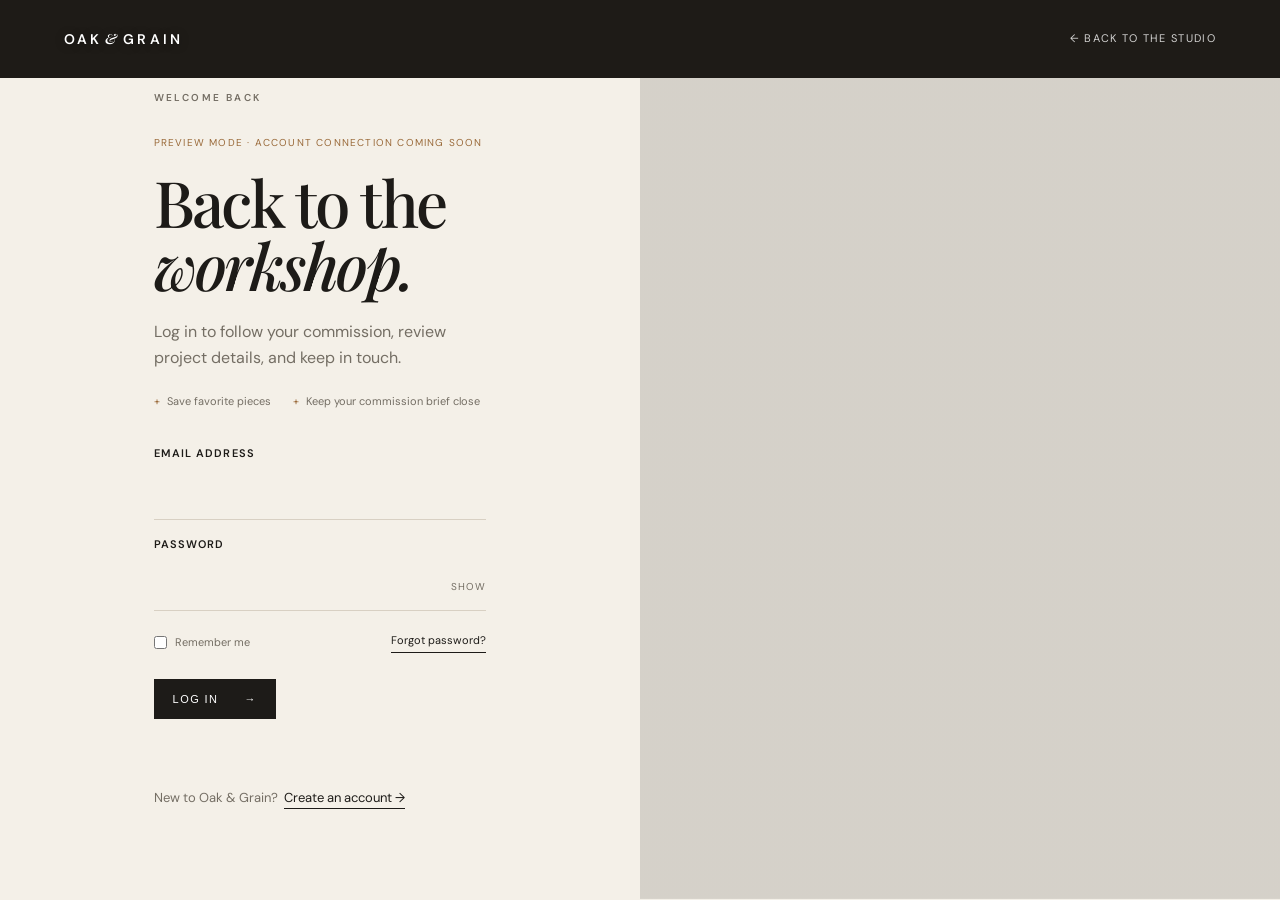
<file: login.html>
<!DOCTYPE html>
<html lang="en">
<head>
  <meta charset="UTF-8">
  <meta name="viewport" content="width=device-width, initial-scale=1.0">
  <meta name="description" content="Log in to your Oak & Grain account.">
  <title>Log in — Oak & Grain</title>
  <link rel="icon" href="favicon.svg" type="image/svg+xml">
  <link rel="preconnect" href="https://fonts.googleapis.com">
  <link rel="preconnect" href="https://fonts.gstatic.com" crossorigin>
  <link href="https://fonts.googleapis.com/css2?family=DM+Sans:wght@400;500;600&family=Playfair+Display:wght@500;600&display=swap" rel="stylesheet">
  <link rel="stylesheet" href="style.css">
</head>
<body class="auth-page">
  <header class="site-header auth-header">
    <a class="logo" href="index.html">OAK<span>&</span>GRAIN</a>
    <a class="auth-back" href="index.html">← Back to the studio</a>
  </header>

  <main class="auth-main">
    <section class="auth-panel" aria-labelledby="login-title">
      <p class="section-label">WELCOME BACK</p>
      <p class="auth-mode">Preview mode · account connection coming soon</p>
      <h1 id="login-title">Back to the<br><em>workshop.</em></h1>
      <p class="auth-intro">Log in to follow your commission, review project details, and keep in touch.</p>
      <ul class="auth-benefits"><li>Save favorite pieces</li><li>Keep your commission brief close</li></ul>
      <form class="auth-form" data-auth-form>
        <label for="login-email">Email address</label>
        <input id="login-email" name="email" type="email" autocomplete="email" required>
        <label for="login-password">Password</label>
        <div class="password-field"><input id="login-password" name="password" type="password" autocomplete="current-password" required><button class="password-toggle" type="button" aria-label="Show password" aria-pressed="false">Show</button></div>
        <div class="form-row"><label class="check-label"><input type="checkbox" name="remember"> <span>Remember me</span></label><a href="mailto:hello@example.com?subject=Password%20reset">Forgot password?</a></div>
        <button class="button button-dark" type="submit">Log in <span>→</span></button>
        <p class="form-message" aria-live="polite"></p>
      </form>
      <p class="auth-switch">New to Oak &amp; Grain? <a href="signup.html">Create an account →</a></p>
    </section>
    <aside class="auth-image auth-image-login" aria-label="A handcrafted wood table in the workshop"></aside>
  </main>
  <script src="script.js"></script>
</body>
</html>
</file>
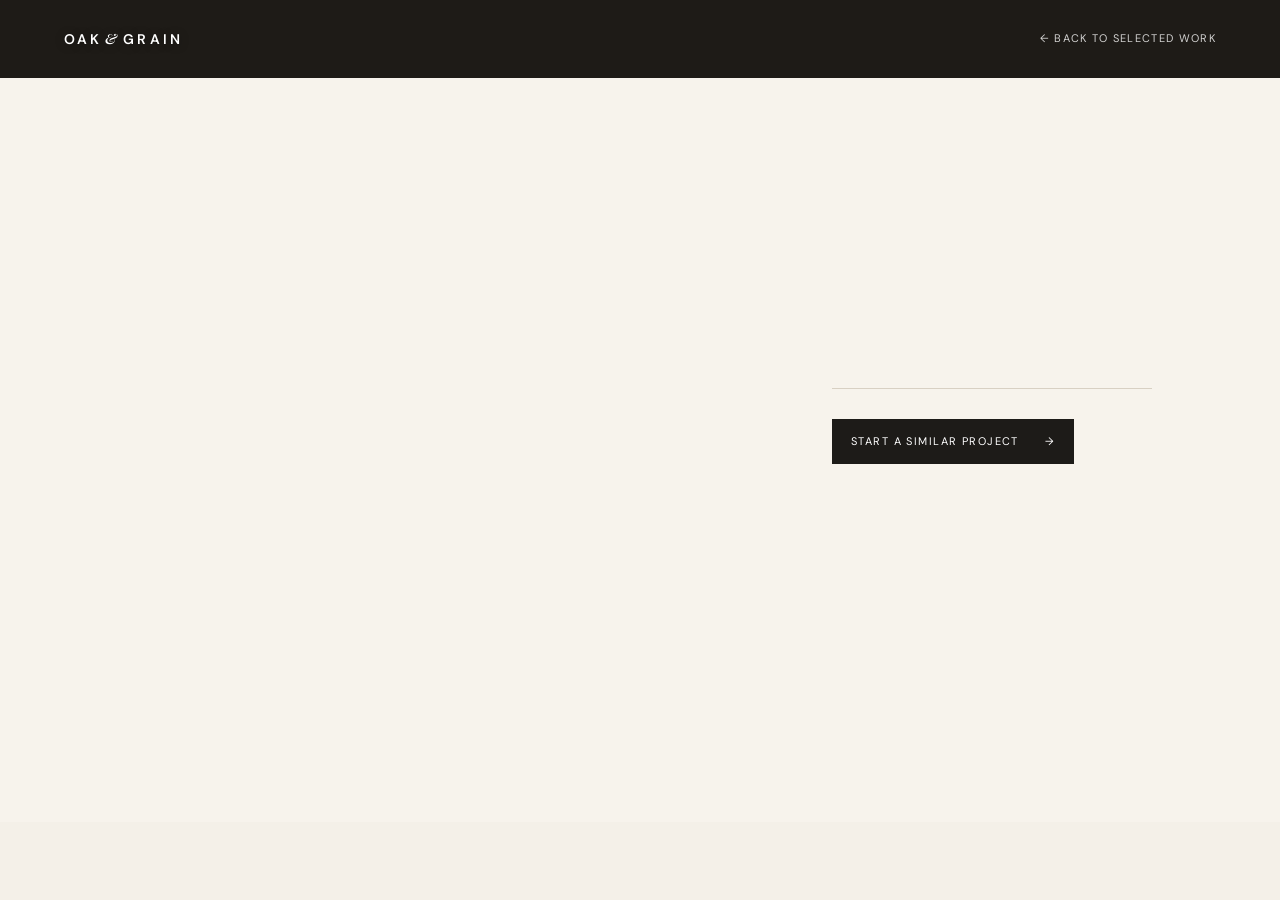
<file: project.html>
<!DOCTYPE html>
<html lang="en">
<head>
  <meta charset="UTF-8"><meta name="viewport" content="width=device-width, initial-scale=1.0">
  <title>Project — Oak & Grain</title><link rel="icon" href="favicon.svg" type="image/svg+xml">
  <link rel="preconnect" href="https://fonts.googleapis.com"><link rel="preconnect" href="https://fonts.gstatic.com" crossorigin>
  <link href="https://fonts.googleapis.com/css2?family=DM+Sans:wght@400;500;600&family=Playfair+Display:wght@500;600&display=swap" rel="stylesheet"><link rel="stylesheet" href="style.css">
</head>
<body class="project-page"><header class="site-header auth-header"><a class="logo" href="index.html">OAK<span>&</span>GRAIN</a><a class="auth-back" href="index.html#work">← Back to selected work</a></header>
<main class="project-detail"><img class="project-hero" data-project-image alt="Completed Oak & Grain furniture project"><div class="project-copy"><p class="section-label" data-project-number></p><h1 data-project-title></h1><p class="project-summary" data-project-summary></p><dl class="project-specs" data-project-specs></dl><a class="button button-dark" href="index.html#contact">Start a similar project <span>→</span></a></div></main><script src="script.js"></script></body>
</html>
</file>
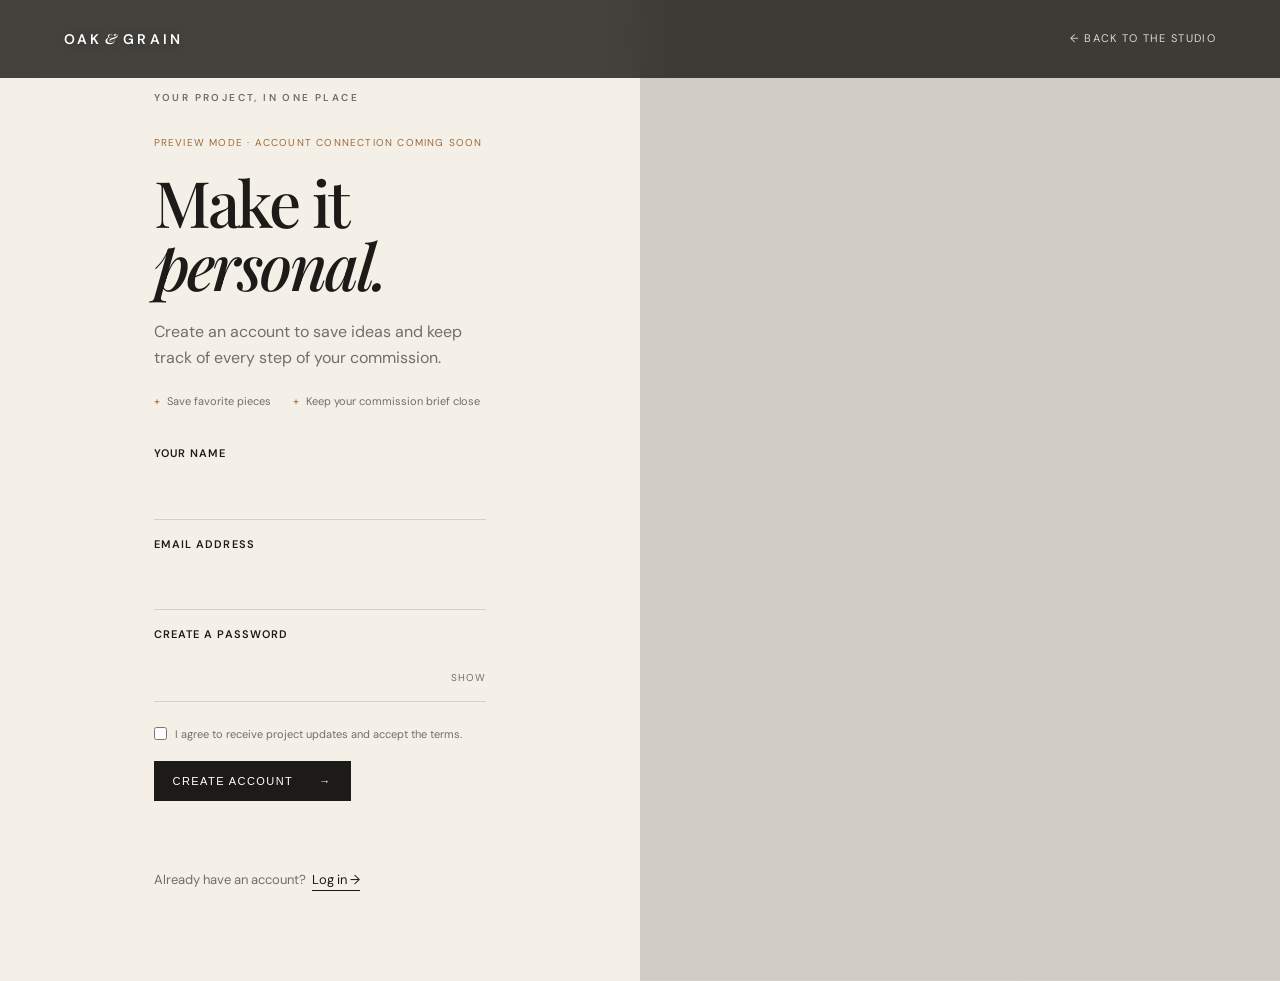
<file: signup.html>
<!DOCTYPE html>
<html lang="en">
<head>
  <meta charset="UTF-8">
  <meta name="viewport" content="width=device-width, initial-scale=1.0">
  <meta name="description" content="Create your Oak & Grain account.">
  <title>Create an account — Oak & Grain</title>
  <link rel="icon" href="favicon.svg" type="image/svg+xml">
  <link rel="preconnect" href="https://fonts.googleapis.com">
  <link rel="preconnect" href="https://fonts.gstatic.com" crossorigin>
  <link href="https://fonts.googleapis.com/css2?family=DM+Sans:wght@400;500;600&family=Playfair+Display:wght@500;600&display=swap" rel="stylesheet">
  <link rel="stylesheet" href="style.css">
</head>
<body class="auth-page">
  <header class="site-header auth-header">
    <a class="logo" href="index.html">OAK<span>&</span>GRAIN</a>
    <a class="auth-back" href="index.html">← Back to the studio</a>
  </header>

  <main class="auth-main">
    <section class="auth-panel" aria-labelledby="signup-title">
      <p class="section-label">YOUR PROJECT, IN ONE PLACE</p>
      <p class="auth-mode">Preview mode · account connection coming soon</p>
      <h1 id="signup-title">Make it<br><em>personal.</em></h1>
      <p class="auth-intro">Create an account to save ideas and keep track of every step of your commission.</p>
      <ul class="auth-benefits"><li>Save favorite pieces</li><li>Keep your commission brief close</li></ul>
      <form class="auth-form" data-auth-form>
        <label for="signup-name">Your name</label>
        <input id="signup-name" name="name" type="text" autocomplete="name" required>
        <label for="signup-email">Email address</label>
        <input id="signup-email" name="email" type="email" autocomplete="email" required>
        <label for="signup-password">Create a password</label>
        <div class="password-field"><input id="signup-password" name="password" type="password" autocomplete="new-password" minlength="8" required><button class="password-toggle" type="button" aria-label="Show password" aria-pressed="false">Show</button></div>
        <label class="check-label consent"><input type="checkbox" required> <span>I agree to receive project updates and accept the terms.</span></label>
        <button class="button button-dark" type="submit">Create account <span>→</span></button>
        <p class="form-message" aria-live="polite"></p>
      </form>
      <p class="auth-switch">Already have an account? <a href="login.html">Log in →</a></p>
    </section>
    <aside class="auth-image auth-image-signup" aria-label="Woodworking tools on a workbench"></aside>
  </main>
  <script src="script.js"></script>
</body>
</html>
</file>
<file: style.css>
*{box-sizing:border-box;margin:0;padding:0}
:root{--ink:#1d1b18;--paper:#f4f0e8;--muted:#746e64;--line:#d8d0c3;--accent:#9a6a3a}
html{scroll-behavior:smooth}
body{background:var(--paper);color:var(--ink);font-family:"DM Sans",sans-serif;line-height:1.6}
a{color:inherit;text-decoration:none}
.site-header{height:78px;padding:0 5vw;display:flex;align-items:center;justify-content:space-between;border-bottom:1px solid rgba(255,255,255,.24);position:absolute;top:0;left:0;right:0;z-index:10;color:#fff;background:rgba(29,27,24,.82);backdrop-filter:blur(18px) saturate(130%);-webkit-backdrop-filter:blur(18px) saturate(130%)}
.logo{font-size:15px;letter-spacing:.22em;font-weight:600;text-shadow:0 1px 10px rgba(0,0,0,.35)}.logo span{font-family:"Playfair Display",serif;font-style:italic;margin:0 3px}
.nav{display:flex;align-items:center;gap:34px;font-size:12px;text-transform:uppercase;letter-spacing:.12em;font-weight:600}.nav a{opacity:1;text-shadow:0 1px 8px rgba(0,0,0,.45)}.nav a:not(.nav-cta):hover{color:#ead7bc}
.nav-cta{border:1px solid rgba(255,255,255,.75);background:rgba(255,255,255,.12);padding:11px 17px;transition:background .2s ease,color .2s ease}.nav-cta:hover{background:#fff;color:var(--ink)}
.menu-toggle{display:none;background:none;border:0;color:white}
.hero{min-height:100vh;position:relative;display:flex;align-items:flex-end;color:white;overflow:hidden}
.hero-image{position:absolute;inset:0;background:url("https://images.unsplash.com/photo-1549490349-8643362247b5?auto=format&fit=crop&w=2200&q=90") center/cover}
.hero-overlay{position:absolute;inset:0;background:linear-gradient(90deg,rgba(20,16,11,.72),rgba(20,16,11,.12) 70%),linear-gradient(0deg,rgba(20,16,11,.58),transparent 55%)}
.hero-content{position:relative;z-index:1;padding:0 8vw 6vh;max-width:850px}.eyebrow,.section-label{font-size:10px;letter-spacing:.2em;text-transform:uppercase;font-weight:600}
.hero h1{font-family:"Playfair Display",serif;font-size:clamp(54px,8vw,112px);line-height:.93;font-weight:500;letter-spacing:-.04em;margin:20px 0 26px}.hero h1 em,.intro h2 em,.section-heading h2 em,.process h2 em,.about h2 em,.contact h2 em{font-weight:500}
.hero-copy{max-width:430px;font-size:17px;color:rgba(255,255,255,.82)}
.hero-actions{display:flex;align-items:center;gap:28px;margin-top:34px}.button{display:inline-flex;align-items:center;gap:26px;padding:14px 19px;font-size:11px;text-transform:uppercase;letter-spacing:.13em}.button-light{background:#fff;color:var(--ink)}.button-dark{background:var(--ink);color:#fff}.text-link{font-size:12px;border-bottom:1px solid rgba(255,255,255,.55);padding-bottom:4px}.hero-side-note{position:absolute;right:5vw;bottom:6vh;writing-mode:vertical-rl;font-size:9px;letter-spacing:.2em;opacity:.65}
.intro,.work,.process,.about,.contact{padding:120px 8vw}.intro{border-bottom:1px solid var(--line)}.section-label{color:var(--muted);margin-bottom:36px}.intro-grid{display:grid;grid-template-columns:1.3fr .7fr;gap:10vw}.intro h2,.section-heading h2,.process h2,.about h2,.contact h2{font-family:"Playfair Display",serif;font-size:clamp(42px,5vw,72px);font-weight:500;line-height:1.03;letter-spacing:-.035em}.intro-grid>div{padding-top:8px;color:var(--muted);font-size:16px;max-width:460px}.arrow-link{display:inline-flex;gap:35px;margin-top:28px;font-size:11px;text-transform:uppercase;letter-spacing:.14em;color:var(--ink);border-bottom:1px solid var(--ink);padding-bottom:7px}
.work{background:#ebe5da}.section-heading{display:grid;grid-template-columns:1.3fr .7fr;gap:10vw;align-items:end}.section-description{color:var(--muted);max-width:400px;margin-bottom:5px}.gallery{margin-top:70px;display:grid;grid-template-columns:1.15fr .85fr;gap:55px 30px}.project{position:relative}.project img{width:100%;height:530px;object-fit:cover;display:block;filter:saturate(.88)}.project-large img{height:680px}.project-wide{grid-column:1/-1}.project-wide img{height:590px}.project-info{padding-top:15px;display:grid;grid-template-columns:35px 1fr auto;align-items:center;gap:10px}.project-info span,.project-info p{font-size:10px;letter-spacing:.12em;text-transform:uppercase;color:var(--muted)}.project-info h3{font-family:"Playfair Display",serif;font-size:22px;font-weight:500}.project img{transition:transform .6s ease}.project{overflow:hidden}.project:hover img{transform:scale(1.025)}
.statement{background:#1e1b17;color:#f4f0e8;padding:150px 8vw}.statement-inner{max-width:1150px;margin:auto}.statement .section-label{color:#9e978d}.statement blockquote{font-family:"Playfair Display",serif;font-size:clamp(42px,6vw,88px);line-height:1.05;max-width:1000px;letter-spacing:-.035em}
.process{display:grid;grid-template-columns:.7fr 1.3fr;gap:10vw}.steps{display:grid;grid-template-columns:1fr 1fr;border-top:1px solid var(--line)}.step{padding:28px 20px 35px 0;border-bottom:1px solid var(--line)}.step:nth-child(odd){border-right:1px solid var(--line);padding-right:35px}.step:nth-child(even){padding-left:35px}.step span{font-size:10px;color:var(--muted);letter-spacing:.15em}.step h3{font-family:"Playfair Display",serif;font-size:28px;font-weight:500;margin:18px 0 10px}.step p{color:var(--muted);font-size:14px;max-width:290px}
.about{display:grid;grid-template-columns:1fr 1fr;padding:0}.about-image{min-height:720px;background:url("https://images.unsplash.com/photo-1601058268499-e52658b8bb88?auto=format&fit=crop&w=1300&q=85") center/cover}.about-copy{padding:120px 10vw 100px 8vw}.about-copy>p:not(.section-label){color:var(--muted);max-width:480px;margin-top:28px}.about-copy .arrow-link{margin-top:38px}
.contact{background:#d9c8b3}.contact-grid{display:grid;grid-template-columns:1.2fr .8fr;gap:10vw}.contact-grid>div{padding-top:10px}.contact-grid p{color:#62584d;max-width:430px}.contact .button{margin-top:30px}
.visit{padding:120px 8vw;display:grid;grid-template-columns:1.1fr .9fr;gap:10vw;background:#ebe5da}.visit-card{border-top:1px solid var(--ink);padding-top:22px;color:var(--muted)}.visit-card>p{max-width:420px}.visit-card dl{margin:32px 0;display:grid;gap:16px}.visit-card dl div{display:flex;justify-content:space-between;border-bottom:1px solid var(--line);padding-bottom:12px;font-size:13px}.visit-card dt{font-size:10px;text-transform:uppercase;letter-spacing:.12em;color:var(--ink)}.visit-card dd{margin:0}
.testimonials{background:#1e1b17;color:var(--paper);padding:78px 8vw}.testimonials .section-label{color:#9e978d}.quotes{overflow:hidden;margin:0 -8vw;padding:12px 8vw}.testimonial-track{display:flex;width:200%;animation:testimonial-slide 26s linear infinite}.testimonial-track:hover{animation-play-state:paused}.testimonial-set{flex:0 0 50%;display:grid;grid-template-columns:1fr 1fr;gap:8vw;padding-right:8vw}.quotes blockquote{font-family:"Playfair Display",serif;font-size:clamp(23px,2.6vw,36px);line-height:1.17}.quotes cite{display:block;margin-top:20px;color:#b4aca0;font-family:"DM Sans",sans-serif;font-size:10px;font-style:normal;text-transform:uppercase;letter-spacing:.13em}
.instagram{padding:120px 8vw}.instagram .section-heading .arrow-link{align-self:end;margin-bottom:4px}.instagram-grid{margin-top:55px;display:grid;grid-template-columns:repeat(3,1fr);gap:18px}.instagram-grid img{display:block;width:100%;height:360px;object-fit:cover;filter:saturate(.8)}
.inquiry-form{padding-top:8px}.inquiry-form>p{color:#62584d;max-width:430px}.form-fields{display:grid;grid-template-columns:1fr 1fr;gap:14px;margin-top:25px}.form-fields input,.form-fields select,.form-fields textarea{font:14px "DM Sans",sans-serif;background:rgba(255,255,255,.35);border:1px solid rgba(98,88,77,.25);border-radius:0;padding:13px;color:var(--ink);width:100%}.form-fields textarea{grid-column:1/-1;min-height:100px;resize:vertical}.form-fields select{color:#62584d}.contact-actions{display:flex;align-items:center;gap:25px}.contact-actions .button{border:0;cursor:pointer}.whatsapp-link{font-size:11px;text-transform:uppercase;letter-spacing:.12em;border-bottom:1px solid var(--ink);padding-bottom:5px}.contact .form-message{color:#62584d}
.project-page{background:var(--paper)}.project-detail{min-height:calc(100vh - 78px);display:grid;grid-template-columns:1.1fr .9fr}.project-hero{width:100%;height:100%;min-height:650px;object-fit:cover}.project-copy{padding:clamp(65px,11vh,130px) 10vw;align-self:center}.project-copy h1{font-family:"Playfair Display",serif;font-weight:500;font-size:clamp(48px,5vw,76px);line-height:1;letter-spacing:-.04em}.project-summary{color:var(--muted);margin:26px 0;font-size:16px}.project-specs{border-top:1px solid var(--line);margin:30px 0}.project-specs div{display:flex;justify-content:space-between;gap:18px;border-bottom:1px solid var(--line);padding:12px 0;font-size:13px}.project-specs dt{text-transform:uppercase;font-size:10px;letter-spacing:.12em}.project-specs dd{margin:0;color:var(--muted)}
@keyframes testimonial-slide{to{transform:translateX(-50%)}}

/* Visual refinement */
::selection{background:#c6a57c;color:#1d1b18}.section-label{letter-spacing:.24em}.hero-content{padding-bottom:4vh}.hero .eyebrow{display:inline-block;border-left:1px solid rgba(255,255,255,.65);padding-left:13px}.hero-copy{line-height:1.7}.button{transition:transform .2s ease,box-shadow .2s ease,background .2s ease}.button:hover{transform:translateY(-2px);box-shadow:0 9px 24px rgba(20,16,11,.18)}.button-light:hover{background:#eadfce}.arrow-link{transition:gap .25s ease,color .25s ease}.arrow-link:hover{gap:45px;color:var(--accent)}
.intro,.work,.process,.contact,.visit,.instagram{position:relative}.intro-grid>div,.section-description{line-height:1.8}.section-heading{padding-bottom:1px}.section-heading h2,.process h2,.about h2,.contact h2,.visit h2{max-width:650px}.gallery{gap:65px 34px}.project{background:#f6f2eb}.project-info{padding:17px 18px 20px}.project-info h3 a{transition:color .2s ease}.project-info h3 a:hover{color:var(--accent)}.project-info p{white-space:nowrap}.project img{filter:saturate(.82) contrast(.98)}
.steps{border-top-color:#c9c0b3}.step{transition:background .25s ease;padding-top:32px}.step:hover{background:#f8f5ef}.step h3{letter-spacing:-.02em}
.visit-card{background:#f6f1e9;padding:31px 32px 34px;box-shadow:0 16px 35px rgba(61,48,31,.06)}.testimonials{background:linear-gradient(135deg,#211d18,#171512)}.quotes blockquote{position:relative}.quotes blockquote::before{content:"“";display:block;font-size:68px;line-height:.55;color:#b78957;font-family:"Playfair Display",serif}.instagram-grid img{transition:transform .45s ease,filter .3s ease}.instagram-grid{overflow:hidden}.instagram-grid img:hover{transform:scale(1.035);filter:saturate(1)}
.contact{background:linear-gradient(120deg,#d9c8b3,#e4d6c3)}.inquiry-form{background:rgba(255,255,255,.18);padding:26px}.form-fields input,.form-fields select,.form-fields textarea{transition:border-color .2s ease,background .2s ease}.form-fields input:focus,.form-fields select:focus,.form-fields textarea:focus{outline:0;border-color:#75614b;background:rgba(255,255,255,.62)}.form-fields input::placeholder,.form-fields textarea::placeholder{color:#887d70}.whatsapp-link{transition:color .2s ease}.whatsapp-link:hover{color:#6d8e69}.project-detail{background:#f7f3ec}.project-copy .section-label{margin-bottom:22px}.project-specs div{padding:15px 0}.project-hero{filter:saturate(.82)}

/* Motion */
@keyframes hero-rise{from{opacity:0;transform:translateY(24px)}to{opacity:1;transform:translateY(0)}}
@keyframes hero-image-in{from{transform:scale(1.07)}to{transform:scale(1)}}
.hero-image{animation:hero-image-in 1.4s cubic-bezier(.2,.65,.2,1) both}.hero-content>*{opacity:0;animation:hero-rise .8s cubic-bezier(.2,.65,.2,1) forwards}.hero-content .eyebrow{animation-delay:.2s}.hero-content h1{animation-delay:.34s}.hero-content .hero-copy{animation-delay:.5s}.hero-content .hero-actions{animation-delay:.64s}.hero-side-note{opacity:0;animation:hero-rise .8s .75s cubic-bezier(.2,.65,.2,1) forwards}
.reveal{opacity:0;transform:translateY(28px);transition:opacity .75s cubic-bezier(.2,.65,.2,1),transform .75s cubic-bezier(.2,.65,.2,1);transition-delay:var(--reveal-delay,0ms)}.reveal.is-visible{opacity:1;transform:translateY(0)}.about-image.reveal{transform:translateX(-28px)}.about-image.reveal.is-visible{transform:translateX(0)}.project.reveal{transform:translateY(36px)}
@media(prefers-reduced-motion:reduce){html{scroll-behavior:auto}.hero-image,.hero-content>*,.hero-side-note{animation:none;opacity:1}.reveal,.reveal.is-visible,.about-image.reveal,.about-image.reveal.is-visible{opacity:1;transform:none;transition:none}.testimonial-track{animation:none;width:100%}.testimonial-set{flex-basis:100%}.button,.arrow-link,.project img,.instagram-grid img{transition:none}}
footer{background:#1e1b17;color:#f4f0e8;padding:35px 5vw;display:grid;grid-template-columns:1fr 1fr 1fr;align-items:center;font-size:10px;text-transform:uppercase;letter-spacing:.13em}.site-header .logo,footer .logo{font-size:14px}

/* Account pages */
.auth-page{min-height:100vh;background:var(--paper)}
.auth-header{position:relative;background:#1e1b17;border-bottom:0;height:78px}
.auth-back{font-size:11px;letter-spacing:.12em;text-transform:uppercase;color:rgba(255,255,255,.8)}.auth-back:hover{color:#fff}
.auth-main{min-height:calc(100vh - 78px);display:grid;grid-template-columns:1fr 1fr}
.auth-panel{padding:clamp(65px,10vh,115px) 12vw;align-self:center;max-width:720px;margin:0 auto;width:100%}
.auth-panel .section-label{margin-bottom:22px}.auth-panel h1{font-family:"Playfair Display",serif;font-weight:500;font-size:clamp(48px,5vw,72px);line-height:.98;letter-spacing:-.04em}.auth-panel h1 em{font-weight:500}.auth-intro{color:var(--muted);max-width:410px;margin:23px 0 22px}.auth-benefits{display:flex;flex-wrap:wrap;gap:8px 22px;list-style:none;color:var(--muted);font-size:11px;margin:0 0 28px;padding:0}.auth-benefits li::before{content:"+";color:var(--accent);margin-right:7px}.password-field{position:relative;display:flex;align-items:center;border-bottom:1px solid var(--line)}.password-field:focus-within{border-color:var(--ink)}.password-field input{flex:1;border-bottom:0!important}.password-toggle{border:0;background:none;color:var(--muted);font:10px "DM Sans",sans-serif;text-transform:uppercase;letter-spacing:.1em;cursor:pointer;padding:8px 0 8px 12px}.password-toggle:hover{color:var(--ink)}
.auth-mode{display:inline-block;color:var(--accent);font-size:10px;text-transform:uppercase;letter-spacing:.12em;margin:0 0 20px}.reference-preview{display:flex;align-items:center;gap:12px;margin-top:10px;font-size:11px;color:var(--muted);font-weight:400;letter-spacing:0;text-transform:none}.reference-preview img{width:58px;height:58px;object-fit:cover}.reference-preview[hidden]{display:none!important}
.auth-form{display:flex;flex-direction:column;gap:9px}.auth-form label:not(.check-label){font-size:11px;letter-spacing:.1em;text-transform:uppercase;font-weight:600;margin-top:7px}.auth-form input:not([type="checkbox"]){height:48px;background:transparent;border:0;border-bottom:1px solid var(--line);border-radius:0;color:var(--ink);font:16px "DM Sans",sans-serif;outline:none;padding:4px 0}.auth-form input:not([type="checkbox"]):focus{border-color:var(--ink)}
.form-row{display:flex;justify-content:space-between;align-items:center;margin:12px 0 16px;font-size:11px}.form-row>a,.auth-switch a{border-bottom:1px solid currentColor;padding-bottom:2px}.check-label{display:flex;align-items:center;gap:8px;color:var(--muted);font-size:11px;cursor:pointer}.check-label input{accent-color:var(--ink)}.consent{align-items:flex-start;line-height:1.45;margin:16px 0 8px}.auth-form .button{align-self:flex-start;border:0;cursor:pointer;margin-top:1px}.form-message{min-height:20px;color:#6e4e2b;font-size:13px;margin-top:8px}.auth-switch{font-size:13px;color:var(--muted);margin-top:32px}.auth-switch a{color:var(--ink);margin-left:3px}
.auth-image{min-height:600px;background-position:center;background-size:cover}.auth-image-login{background-image:linear-gradient(rgba(25,20,14,.14),rgba(25,20,14,.14)),url("https://images.unsplash.com/photo-1549490349-8643362247b5?auto=format&fit=crop&w=1600&q=85")}.auth-image-signup{background-image:linear-gradient(rgba(25,20,14,.16),rgba(25,20,14,.16)),url("https://images.unsplash.com/photo-1601058268499-e52658b8bb88?auto=format&fit=crop&w=1600&q=85")}

/* UI pass */
[hidden]{display:none!important}
.scroll-progress{position:absolute;left:0;bottom:-1px;width:100%;height:2px;background:#c39768;transform:scaleX(0);transform-origin:left center;pointer-events:none;z-index:1}.hero-image,.about-image,.journal-image{background-position:center calc(50% + var(--parallax, 0px));will-change:background-position}.hero-image{background-position:center calc(50% + var(--parallax, 0px))}.intro,.work,.statement,.process,.guides,.journal,.about,.availability,.builder,.dashboard,.testimonials,.contact{scroll-margin-top:78px}.reveal{transition-duration:.9s}.gallery .project.reveal,.steps .step.reveal,.guide-grid article.reveal,.journal-grid article.reveal{transition-delay:var(--reveal-delay,0ms)}
.testimonial-marquee{overflow:hidden;margin:0 -8vw;padding:18px 8vw 12px}.testimonial-track{display:flex;width:200%;animation:testimonial-slide 38s linear infinite}.testimonial-track:hover{animation-play-state:paused}.testimonial-set{flex:0 0 50%;display:grid;grid-template-columns:repeat(3,1fr);gap:5vw;padding-right:5vw}.testimonial-set blockquote{font-family:"Playfair Display",serif;font-size:clamp(24px,2.5vw,36px);line-height:1.16}.testimonial-set cite{display:block;margin-top:22px;color:#b4aca0;font:10px "DM Sans",sans-serif;font-style:normal;text-transform:uppercase;letter-spacing:.13em}.testimonial-set blockquote::before{content:"“";display:block;color:#b78957;font:68px/.55 "Playfair Display",serif}.testimonial-set[aria-hidden="true"]{user-select:none}
@media(max-width:800px){.testimonial-marquee{margin:0 -6vw;padding:18px 6vw 12px}.testimonial-track{width:600%}.testimonial-set{grid-template-columns:1fr;gap:38px;padding-right:6vw}}
@media(prefers-reduced-motion:reduce){.scroll-progress{display:none}.hero-image,.about-image,.journal-image{background-position:center}.testimonial-track{animation:none;width:100%}.testimonial-set{flex-basis:100%;grid-template-columns:1fr}}
.work-filters{display:flex;flex-wrap:wrap;gap:9px;margin-top:42px}.filter-button{border:1px solid var(--line);background:transparent;color:var(--muted);padding:10px 14px;font:10px "DM Sans",sans-serif;text-transform:uppercase;letter-spacing:.13em;cursor:pointer;transition:background .2s ease,color .2s ease,border-color .2s ease}.filter-button:hover,.filter-button.is-active{background:var(--ink);border-color:var(--ink);color:#fff}.dashboard-actions{display:flex;align-items:center;gap:24px;flex-wrap:wrap;margin-top:22px}.dashboard-actions .arrow-link{margin-top:0}.text-button{border:0;border-bottom:1px solid var(--muted);background:none;color:var(--muted);padding:0 0 5px;font:10px "DM Sans",sans-serif;text-transform:uppercase;letter-spacing:.12em;cursor:pointer}.text-button:hover{color:var(--ink);border-color:var(--ink)}.dashboard-heading{display:flex;align-items:center;justify-content:space-between;gap:20px}.dashboard-heading .section-label{margin-bottom:10px}.dashboard-status{font-size:10px;color:#718965;text-transform:uppercase;letter-spacing:.1em}.favorite-grid{display:grid;grid-template-columns:repeat(2,1fr);gap:12px}.favorite-grid>p{grid-column:1/-1}.favorite-card{display:flex;align-items:center;gap:10px;background:#ebe5da;padding:8px;font-size:11px}.favorite-card img{width:52px;height:52px;object-fit:cover}.favorite-card:hover span{color:var(--accent)}
@media(max-width:800px){.favorite-grid{grid-template-columns:1fr}.dashboard-actions{align-items:flex-start;flex-direction:column;gap:16px}}
.site-header{position:fixed;transition:background .25s ease,box-shadow .25s ease}.site-header.is-scrolled{box-shadow:0 12px 30px rgba(20,16,11,.2)}.nav a{position:relative}.nav a[aria-current="page"]:not(.nav-cta)::after{content:"";position:absolute;left:0;right:0;bottom:-9px;height:1px;background:#ead7bc}.nav a:focus-visible,.menu-toggle:focus-visible,.button:focus-visible,.favorite-button:focus-visible,.builder-fields select:focus-visible,.builder-fields input:focus-visible,.builder-fields textarea:focus-visible,.newsletter-form input:focus-visible{outline:2px solid #b78957;outline-offset:4px}.project{transition:background .25s ease,transform .25s ease}.project:hover{background:#fbf8f2;transform:translateY(-3px)}.project-info{position:relative}.project-info h3 a::after{content:"View case study →";display:block;font:10px "DM Sans",sans-serif;color:var(--accent);letter-spacing:.1em;text-transform:uppercase;margin-top:7px;opacity:.7}.project-info h3 a:hover::after{opacity:1}.favorite-button{transition:transform .2s ease,color .2s ease}.favorite-button[aria-pressed="true"]{color:#7b4930}.builder-progress{display:grid;grid-template-columns:repeat(3,1fr);gap:0;margin-top:55px;border-top:1px solid rgba(98,88,77,.35);border-bottom:1px solid rgba(98,88,77,.35);list-style:none}.builder-progress li{padding:17px 0;color:var(--muted);font-size:11px;text-transform:uppercase;letter-spacing:.12em}.builder-progress li+li{border-left:1px solid rgba(98,88,77,.2);padding-left:22px}.builder-progress li span{margin-right:9px}.builder-progress li.is-active{color:var(--ink);font-weight:600}.builder-step{display:none;grid-template-columns:1fr 1fr;gap:18px}.builder-step.is-active{display:grid}.builder-step-title{grid-column:1/-1;color:var(--muted);font-size:14px;margin-bottom:4px}.builder-step-actions{grid-column:1/-1;display:flex;align-items:center;gap:15px;margin-top:10px}.builder-step-actions .button{border:0;cursor:pointer}.builder-back{background:transparent;color:var(--ink);padding-left:0}.estimate-note{color:var(--muted);font-size:12px!important;margin:0 0 20px!important}.builder-fields input[type="file"]{padding:11px}.builder-fields input[type="file"]::file-selector-button{font:11px "DM Sans",sans-serif;text-transform:uppercase;letter-spacing:.1em;background:var(--ink);color:#fff;border:0;padding:9px 11px;margin-right:12px;cursor:pointer}

@media(max-width:800px){
 .site-header{height:68px;padding:0 6vw}.menu-toggle{display:flex;flex-direction:column;gap:5px}.menu-toggle span{width:24px;height:1px;background:white}.nav{display:none;position:absolute;top:68px;left:0;right:0;background:#1e1b17;padding:25px 6vw;flex-direction:column;align-items:flex-start;gap:22px}.nav.open{display:flex}
 .hero-content{padding:0 6vw 4vh}.hero h1{font-size:60px}.hero-copy{font-size:15px}.hero-actions{align-items:flex-start;flex-direction:column;gap:20px}.hero-side-note{display:none}
 .intro,.work,.process,.contact,.visit,.instagram{padding:85px 6vw}.intro-grid,.section-heading,.process,.contact-grid,.visit{grid-template-columns:1fr;gap:45px}.gallery{grid-template-columns:1fr;gap:45px;margin-top:50px}.project-large img,.project img,.project-wide img{height:470px}.project-wide{grid-column:auto}
 .statement{padding:100px 6vw}.statement blockquote{font-size:48px}
 .steps{grid-template-columns:1fr}.step:nth-child(odd){border-right:0;padding-right:0}.step:nth-child(even){padding-left:0}.step:last-child{border-bottom:0}
 .about{grid-template-columns:1fr}.about-image{min-height:480px}.about-copy{padding:85px 6vw}.contact-grid{gap:20px}
 footer{grid-template-columns:1fr;gap:16px;padding:30px 6vw}
 .quotes{margin:0 -6vw;padding:12px 6vw}.testimonial-set{grid-template-columns:1fr;gap:28px;padding-right:6vw}.testimonials{padding:62px 6vw}.instagram-grid{grid-template-columns:1fr 1fr;gap:10px;margin-top:40px}.instagram-grid img{height:220px}.instagram-grid img:last-child{grid-column:1/-1}.form-fields{grid-template-columns:1fr}.form-fields textarea{grid-column:auto}.contact-actions{align-items:flex-start;flex-direction:column;gap:16px}.project-detail{grid-template-columns:1fr}.project-hero{min-height:440px;height:440px}.project-copy{padding:65px 8vw 80px}
 .auth-header{height:68px}.auth-main{min-height:calc(100vh - 68px);grid-template-columns:1fr}.auth-panel{padding:70px 8vw 80px}.auth-image{display:none}.auth-back{font-size:10px}
}

/* Feature sections */
.builder-step>.builder-next{align-self:start;min-width:142px;min-height:48px;justify-content:center;border:0;cursor:pointer}
.project-info{grid-template-columns:35px 1fr auto 28px}.availability,.builder,.guides,.journal,.dashboard{padding:120px 8vw}.availability{display:grid;grid-template-columns:1fr 1fr;gap:10vw;background:#f7f3ec}.availability-card{border-top:1px solid var(--ink);padding-top:25px}.availability-status{font-size:12px;text-transform:uppercase;letter-spacing:.12em}.availability-status span{display:inline-block;width:8px;height:8px;border-radius:50%;background:#718965;margin-right:10px}.availability-row{display:flex;justify-content:space-between;border-bottom:1px solid var(--line);padding:19px 0;color:var(--muted);font-size:14px}.availability-row strong{color:var(--ink);font-weight:500}.availability-note{color:var(--muted);font-size:14px;max-width:420px;margin:27px 0 0}
.builder{background:#e6ddd0}.builder-form{display:grid;grid-template-columns:1.25fr .75fr;gap:8vw;margin-top:60px}.builder-fields{display:grid;grid-template-columns:1fr 1fr;gap:18px}.builder-fields label,.newsletter-form label{display:flex;flex-direction:column;gap:8px;font-size:10px;text-transform:uppercase;letter-spacing:.14em;font-weight:600}.builder-fields select,.builder-fields textarea,.newsletter-form input{font:14px "DM Sans",sans-serif;color:var(--ink);background:rgba(255,255,255,.45);border:1px solid rgba(98,88,77,.25);border-radius:0;padding:14px;width:100%}.builder-fields textarea{min-height:135px;resize:vertical}.builder-wide{grid-column:1/-1}.estimate-card{background:#f7f3ec;padding:30px;align-self:start}.estimate-card .section-label{margin-bottom:19px}.estimate-card strong{display:block;font-family:"Playfair Display",serif;font-size:40px;font-weight:500;line-height:1.1}.estimate-card>p:not(.section-label):not(.form-message){color:var(--muted);font-size:14px;margin:18px 0 24px}.estimate-card .button{border:0;cursor:pointer}.estimate-card .form-message{min-height:20px;color:#6e4e2b;font-size:13px;margin-top:12px}
.dashboard{display:grid;grid-template-columns:1fr 1fr;gap:10vw;background:#ebe5da}.dashboard-copy{color:var(--muted);max-width:360px}.dashboard-panel{background:#f7f3ec;padding:30px}.dashboard-panel>div+div{border-top:1px solid var(--line);margin-top:25px;padding-top:25px}.dashboard-panel .section-label{margin-bottom:10px}.dashboard-panel p:not(.section-label){color:var(--muted);font-size:14px}.guides{background:#f4f0e8}.guide-grid,.journal-grid{display:grid;grid-template-columns:repeat(3,1fr);gap:30px;margin-top:60px}.guide-grid article{border-top:1px solid var(--ink);padding-top:20px}.guide-grid span,.journal-meta{font-size:10px;color:var(--muted);text-transform:uppercase;letter-spacing:.14em}.guide-grid h3,.journal-grid h3{font-family:"Playfair Display",serif;font-size:27px;font-weight:500;line-height:1.1;margin:22px 0 14px}.guide-grid p,.journal-grid article>p:last-child{color:var(--muted);font-size:14px}.journal{background:#ebe5da}.journal-grid article{background:#f7f3ec;padding-bottom:25px}.journal-image{height:270px;background-position:center;background-size:cover;margin-bottom:22px}.journal-image-one{background-image:url("https://images.unsplash.com/photo-1549490349-8643362247b5?auto=format&fit=crop&w=900&q=85")}.journal-image-two{background-image:url("https://images.unsplash.com/photo-1601058268499-e52658b8bb88?auto=format&fit=crop&w=900&q=85")}.journal-image-three{background-image:url("https://images.unsplash.com/photo-1598300042247-d088f8ab3a91?auto=format&fit=crop&w=900&q=85")}.journal-grid article>h3,.journal-grid article>p:not(.journal-meta){margin-left:24px;margin-right:24px}.journal-meta{margin-left:24px}.testimonial-grid{display:grid;grid-template-columns:1fr 1fr;gap:8vw}.testimonial-grid blockquote{font-family:"Playfair Display",serif;font-size:clamp(25px,3vw,42px);line-height:1.15}.testimonial-grid cite{display:block;font:10px "DM Sans",sans-serif;color:#b4aca0;text-transform:uppercase;letter-spacing:.13em;margin-top:23px}.favorite-button{border:0;background:none;color:var(--accent);font-size:25px;line-height:1;cursor:pointer;padding:2px}.favorite-button:hover{transform:scale(1.12)}.newsletter-form{margin-top:28px}.newsletter-form>div{display:flex;gap:10px;margin-top:12px}.newsletter-form input{max-width:260px;background:rgba(255,255,255,.35)}.newsletter-form .button{margin-top:0;border:0;cursor:pointer}.newsletter-form .form-message{min-height:20px;margin-top:10px}
@media(max-width:800px){.availability,.builder,.guides,.journal,.dashboard{padding:85px 6vw}.availability,.builder-form,.dashboard{grid-template-columns:1fr;gap:45px}.builder-fields,.builder-step,.guide-grid,.journal-grid,.testimonial-grid{grid-template-columns:1fr}.builder-wide{grid-column:auto}.builder-progress li{font-size:9px}.builder-progress li+li{padding-left:10px}.builder-step-actions{flex-wrap:wrap}.guide-grid,.journal-grid{gap:40px;margin-top:45px}.journal-image{height:240px}.newsletter-form>div{align-items:stretch;flex-direction:column}.newsletter-form input{max-width:none}.project-info{grid-template-columns:28px 1fr 28px}.project-info p{grid-column:2/-1}.favorite-button{grid-column:3;grid-row:1}.testimonial-grid{gap:42px}}
</file>
